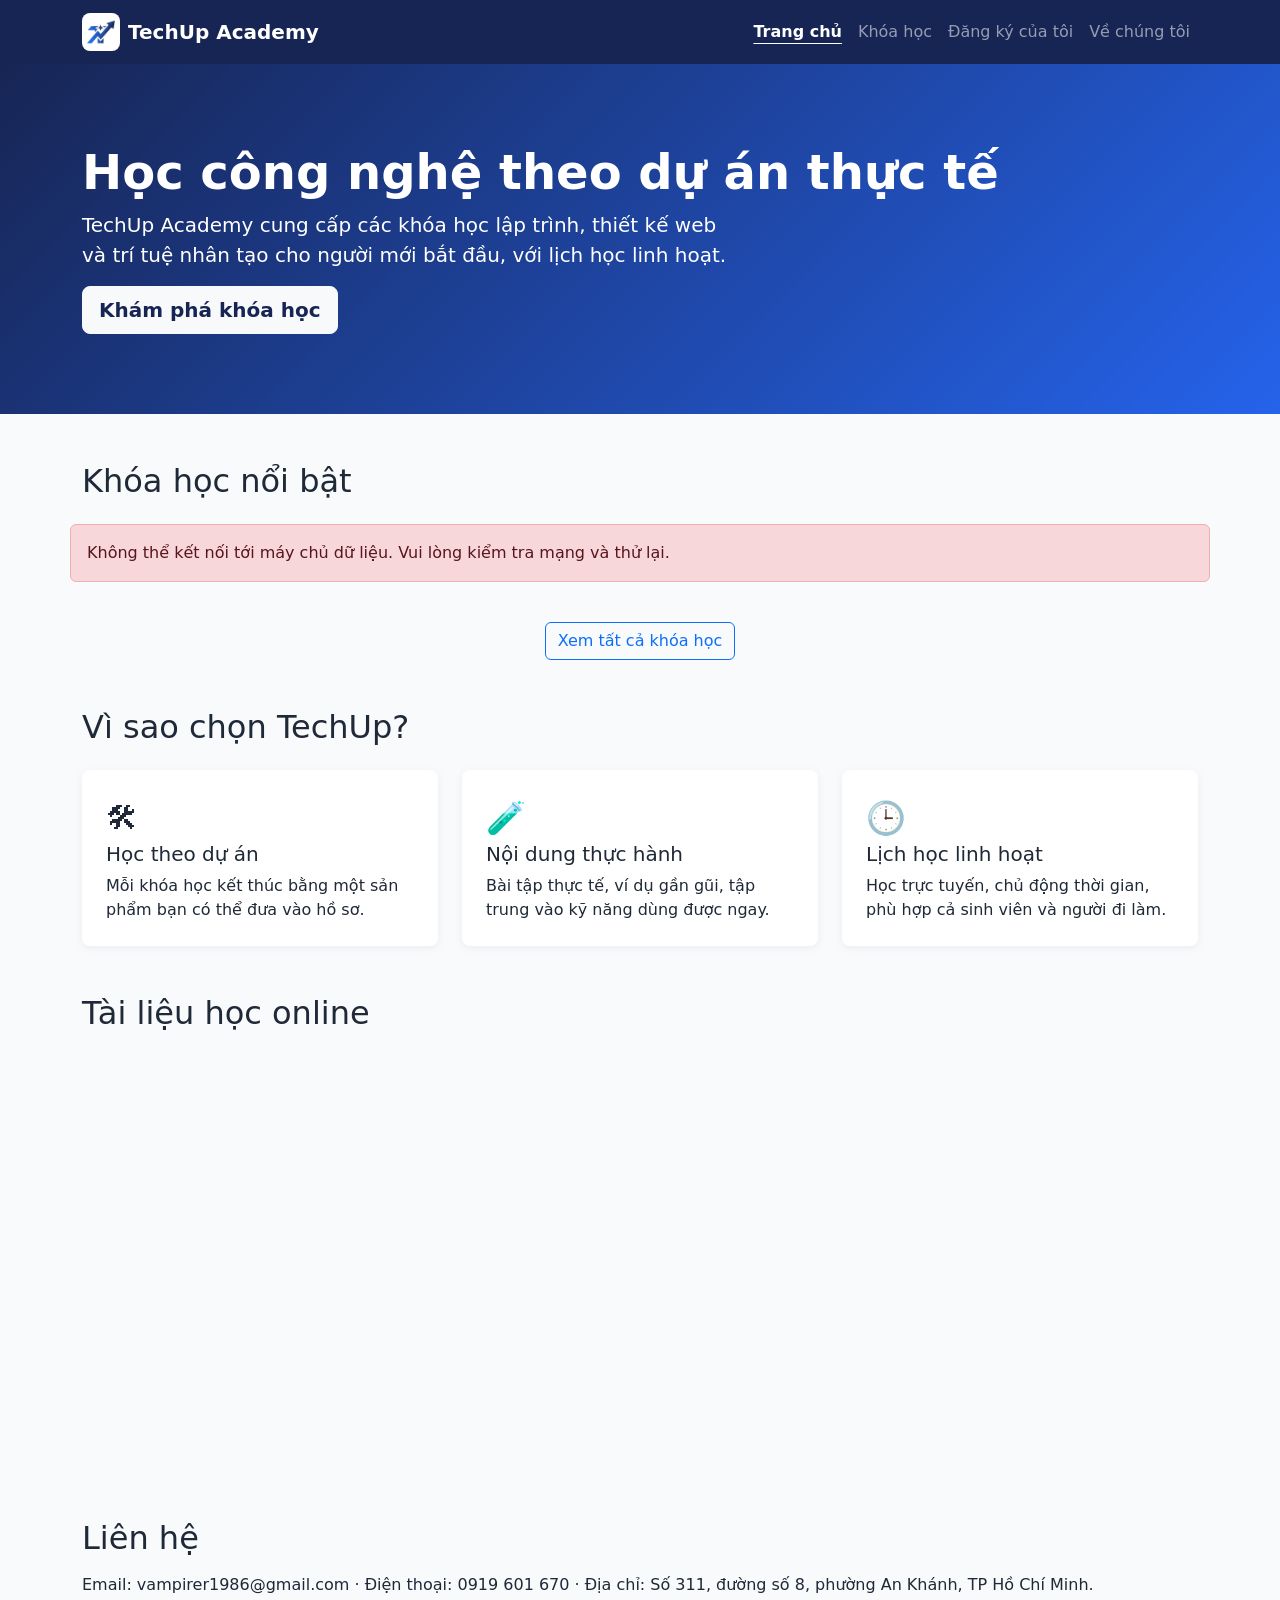
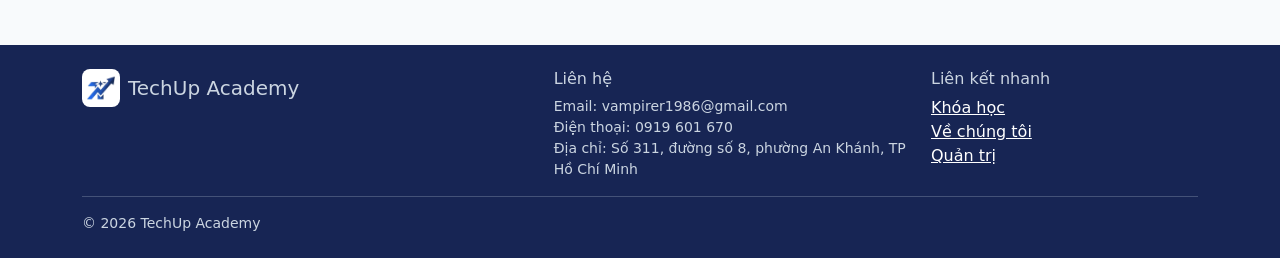
<file: index.html>
<!DOCTYPE html>
<html lang="vi">
<head>
  <meta charset="UTF-8">
  <meta name="viewport" content="width=device-width, initial-scale=1">
  <title>TechUp Academy – Học công nghệ trực tuyến</title>
  <link href="https://cdn.jsdelivr.net/npm/bootstrap@5.3.3/dist/css/bootstrap.min.css" rel="stylesheet">
  <link rel="icon" type="image/png" href="./assets/images/favicon.png">
  <link href="./css/styles.css" rel="stylesheet">
</head>
<body data-page="home">
  <header class="hero">
    <div class="container">
      <h1 class="display-5 fw-bold">Học công nghệ theo dự án thực tế</h1>
      <p class="lead col-lg-7">TechUp Academy cung cấp các khóa học lập trình, thiết kế web và trí tuệ nhân tạo cho người mới bắt đầu, với lịch học linh hoạt.</p>
      <a class="btn btn-light btn-lg" href="./courses.html">Khám phá khóa học</a>
    </div>
  </header>

  <main class="container my-5">
    <section aria-labelledby="h-featured">
      <h2 id="h-featured" class="mb-4">Khóa học nổi bật</h2>
      <div id="featured" class="row g-4"></div>
      <div class="text-center mt-4"><a class="btn btn-outline-primary" href="./courses.html">Xem tất cả khóa học</a></div>
    </section>

    <section class="my-5" aria-labelledby="h-benefit">
      <h2 id="h-benefit" class="mb-4">Vì sao chọn TechUp?</h2>
      <div class="row g-4">
        <div class="col-md-4"><div class="benefit"><div class="icon" aria-hidden="true">🛠</div><h3 class="h5">Học theo dự án</h3><p class="mb-0">Mỗi khóa học kết thúc bằng một sản phẩm bạn có thể đưa vào hồ sơ.</p></div></div>
        <div class="col-md-4"><div class="benefit"><div class="icon" aria-hidden="true">🧪</div><h3 class="h5">Nội dung thực hành</h3><p class="mb-0">Bài tập thực tế, ví dụ gần gũi, tập trung vào kỹ năng dùng được ngay.</p></div></div>
        <div class="col-md-4"><div class="benefit"><div class="icon" aria-hidden="true">🕒</div><h3 class="h5">Lịch học linh hoạt</h3><p class="mb-0">Học trực tuyến, chủ động thời gian, phù hợp cả sinh viên và người đi làm.</p></div></div>
      </div>
    </section>

    <section class="my-5" aria-labelledby="h-video">
      <h2 id="h-video" class="mb-4">Tài liệu học online</h2>
      <div class="row justify-content-center"><div class="col-lg-8">
        <div class="ratio ratio-16x9">
          <iframe src="https://www.youtube-nocookie.com/embed/UB1O30fR-EE" title="Video giới thiệu HTML cơ bản" loading="lazy" allow="accelerometer; encrypted-media; gyroscope; picture-in-picture" allowfullscreen referrerpolicy="strict-origin-when-cross-origin"></iframe>
        </div>
      </div></div>
    </section>

    <section aria-labelledby="h-contact">
      <h2 id="h-contact" class="mb-3">Liên hệ</h2>
      <p>Email: vampirer1986@gmail.com · Điện thoại: 0919 601 670 · Địa chỉ: Số 311, đường số 8, phường An Khánh, TP Hồ Chí Minh.</p>
    </section>
  </main>

  <script src="https://cdn.jsdelivr.net/npm/bootstrap@5.3.3/dist/js/bootstrap.bundle.min.js"></script>
  <script src="./js/config.js"></script>
  <script src="./js/supabase-client.js"></script>
  <script src="./js/courses.js"></script>
  <script src="./js/registrations.js"></script>
  <script src="./js/app.js"></script>
</body>
</html>
</file>
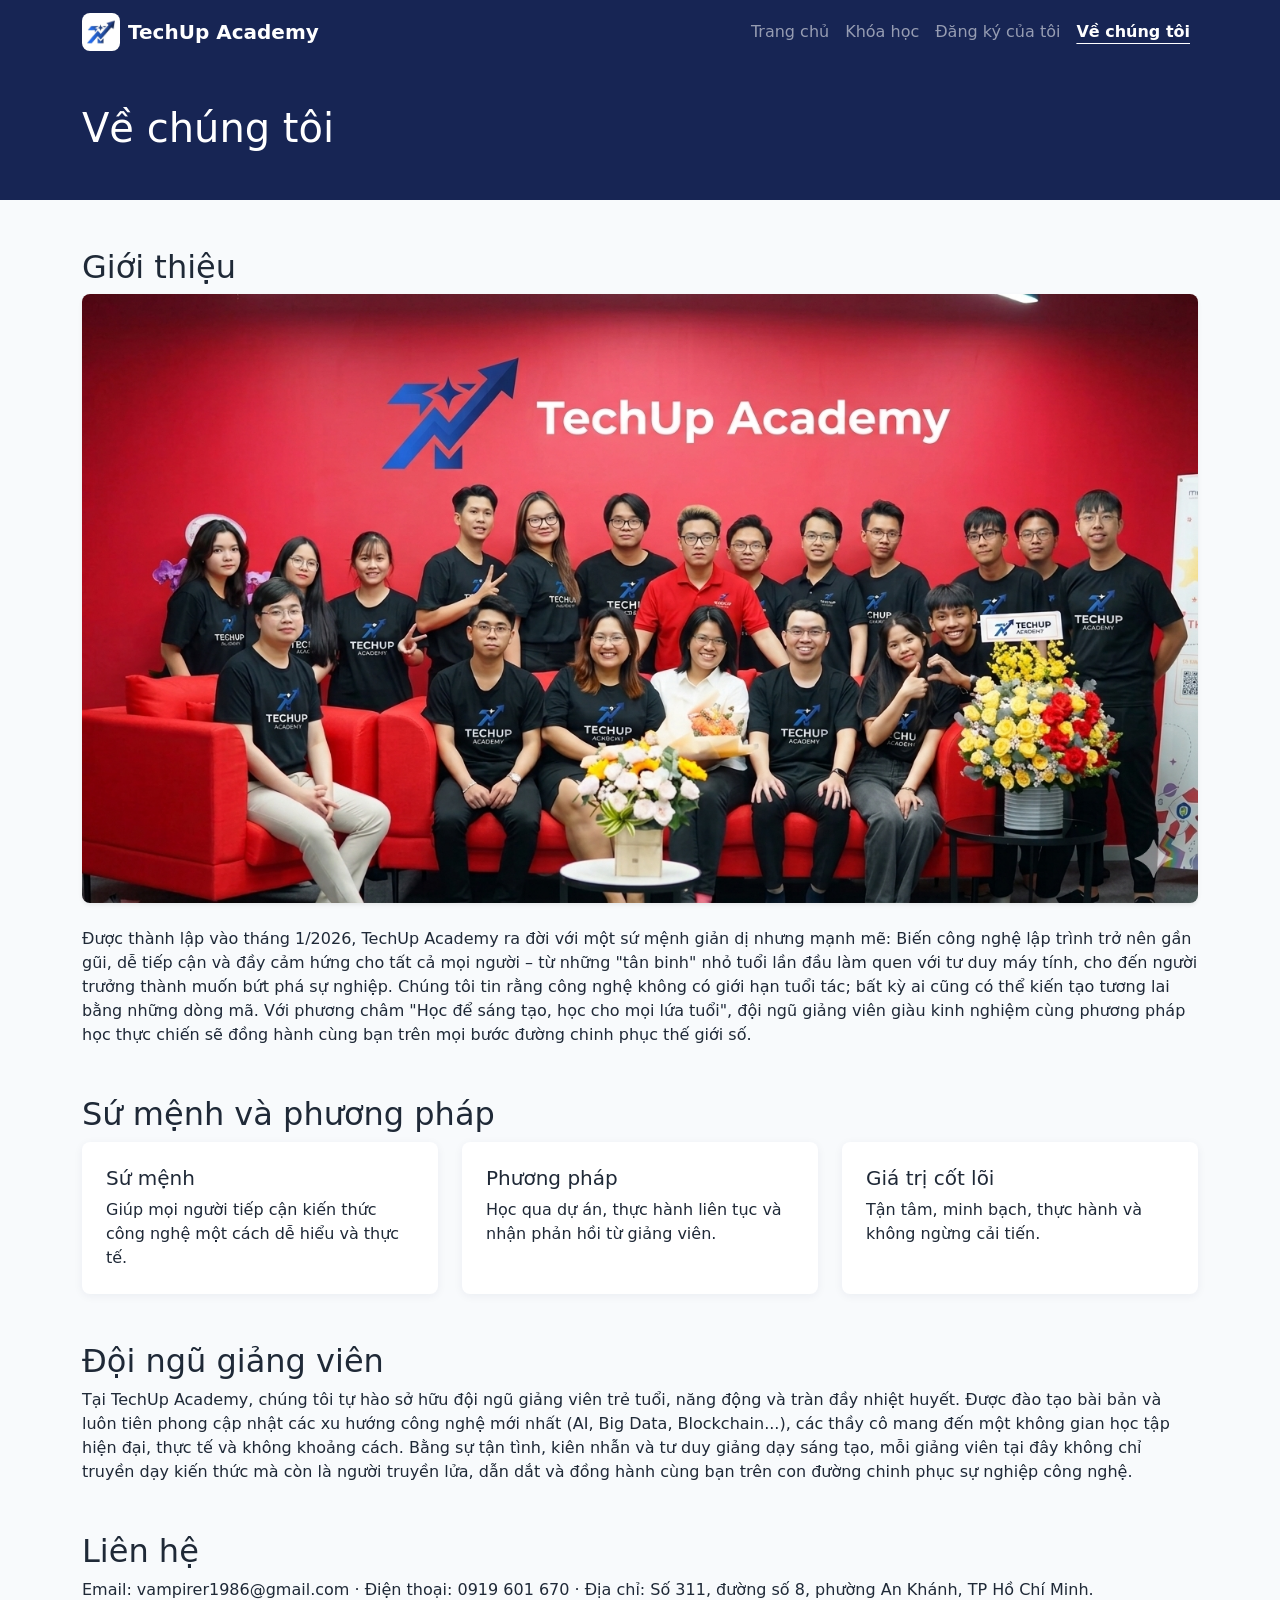
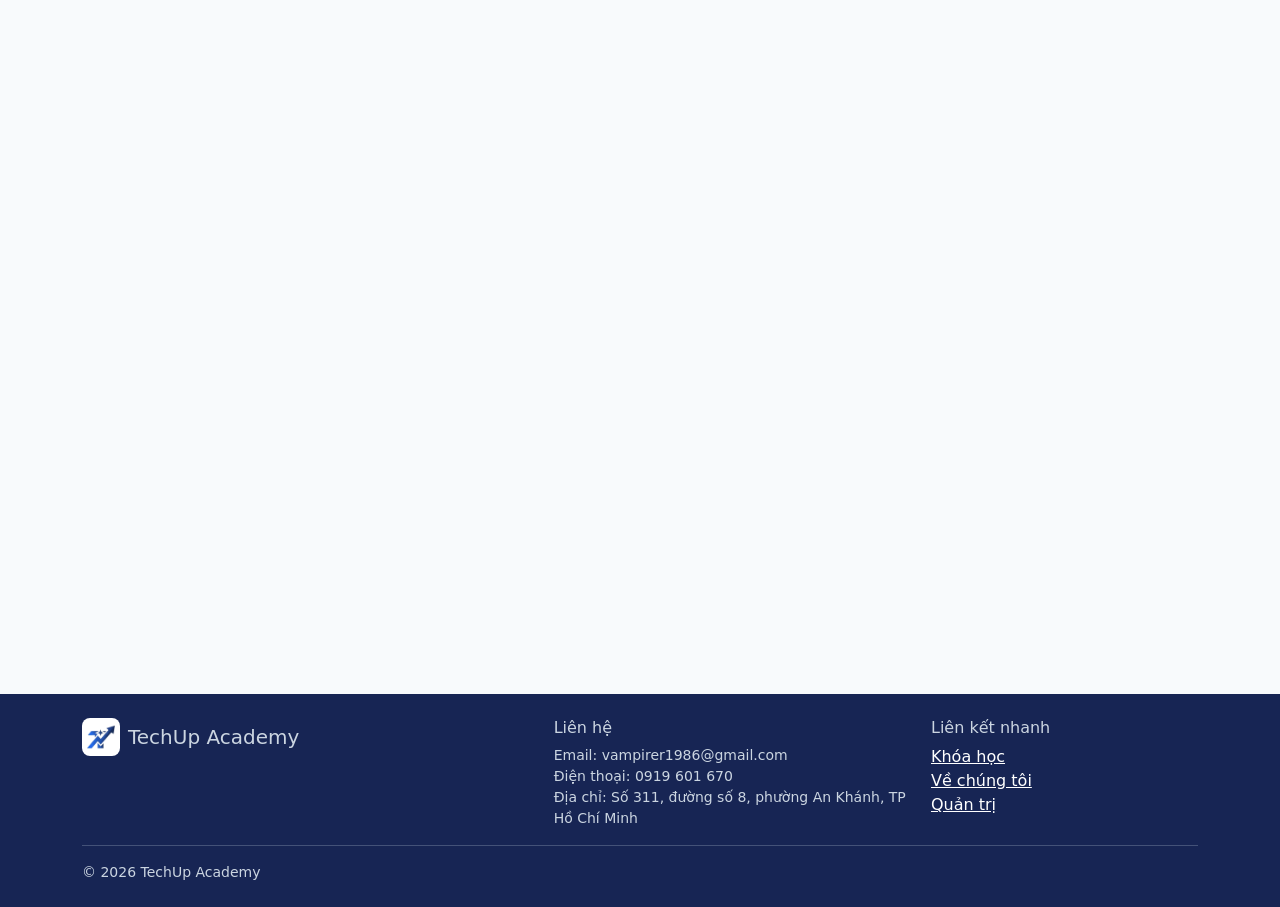
<file: about.html>
<!DOCTYPE html>
<html lang="vi">
<head>
  <meta charset="UTF-8">
  <meta name="viewport" content="width=device-width, initial-scale=1">
  <title>Về chúng tôi – TechUp Academy</title>
  <link href="https://cdn.jsdelivr.net/npm/bootstrap@5.3.3/dist/css/bootstrap.min.css" rel="stylesheet">
  <link rel="icon" type="image/png" href="./assets/images/favicon.png">
  <link href="./css/styles.css" rel="stylesheet">
</head>
<body data-page="about">
  <header class="page-head"><div class="container"><h1>Về chúng tôi</h1></div></header>

  <main class="container my-5">
    <section class="mb-5">
      <h2>Giới thiệu</h2>
      <img src="./assets/images/TechUpAcademy.jpg" alt="Đội ngũ TechUp Academy chụp ảnh chung trước logo thương hiệu" class="img-fluid rounded-3 shadow-sm mb-4" width="1408" height="768" loading="lazy">
      <p>Được thành lập vào tháng 1/2026, TechUp Academy ra đời với một sứ mệnh giản dị nhưng mạnh mẽ: Biến công nghệ lập trình trở nên gần gũi, dễ tiếp cận và đầy cảm hứng cho tất cả mọi người – từ những "tân binh" nhỏ tuổi lần đầu làm quen với tư duy máy tính, cho đến người trưởng thành muốn bứt phá sự nghiệp. Chúng tôi tin rằng công nghệ không có giới hạn tuổi tác; bất kỳ ai cũng có thể kiến tạo tương lai bằng những dòng mã. Với phương châm "Học để sáng tạo, học cho mọi lứa tuổi", đội ngũ giảng viên giàu kinh nghiệm cùng phương pháp học thực chiến sẽ đồng hành cùng bạn trên mọi bước đường chinh phục thế giới số.</p>
    </section>

    <section class="mb-5">
      <h2>Sứ mệnh và phương pháp</h2>
      <div class="row g-4">
        <div class="col-md-4"><div class="benefit"><h3 class="h5">Sứ mệnh</h3><p class="mb-0">Giúp mọi người tiếp cận kiến thức công nghệ một cách dễ hiểu và thực tế.</p></div></div>
        <div class="col-md-4"><div class="benefit"><h3 class="h5">Phương pháp</h3><p class="mb-0">Học qua dự án, thực hành liên tục và nhận phản hồi từ giảng viên.</p></div></div>
        <div class="col-md-4"><div class="benefit"><h3 class="h5">Giá trị cốt lõi</h3><p class="mb-0">Tận tâm, minh bạch, thực hành và không ngừng cải tiến.</p></div></div>
      </div>
    </section>

    <section class="mb-5">
      <h2>Đội ngũ giảng viên</h2>
      <p>Tại TechUp Academy, chúng tôi tự hào sở hữu đội ngũ giảng viên trẻ tuổi, năng động và tràn đầy nhiệt huyết. Được đào tạo bài bản và luôn tiên phong cập nhật các xu hướng công nghệ mới nhất (AI, Big Data, Blockchain...), các thầy cô mang đến một không gian học tập hiện đại, thực tế và không khoảng cách. Bằng sự tận tình, kiên nhẫn và tư duy giảng dạy sáng tạo, mỗi giảng viên tại đây không chỉ truyền dạy kiến thức mà còn là người truyền lửa, dẫn dắt và đồng hành cùng bạn trên con đường chinh phục sự nghiệp công nghệ.</p>
    </section>

    <section>
      <h2>Liên hệ</h2>
      <p>Email: vampirer1986@gmail.com · Điện thoại: 0919 601 670 · Địa chỉ: Số 311, đường số 8, phường An Khánh, TP Hồ Chí Minh.</p>
      <div class="ratio ratio-16x9">
        <iframe src="https://www.google.com/maps?q=311+%C4%91%C6%B0%E1%BB%9Dng+s%E1%BB%91+8,+ph%C6%B0%E1%BB%9Dng+An+Kh%C3%A1nh,+Th%C3%A0nh+ph%E1%BB%91+H%E1%BB%93+Ch%C3%AD+Minh&output=embed" title="Bản đồ vị trí TechUp Academy" loading="lazy" referrerpolicy="no-referrer-when-downgrade"></iframe>
      </div>
    </section>
  </main>

  <script src="https://cdn.jsdelivr.net/npm/bootstrap@5.3.3/dist/js/bootstrap.bundle.min.js"></script>
  <script src="./js/config.js"></script>
  <script src="./js/supabase-client.js"></script>
  <script src="./js/courses.js"></script>
  <script src="./js/registrations.js"></script>
  <script src="./js/app.js"></script>
</body>
</html>
</file>
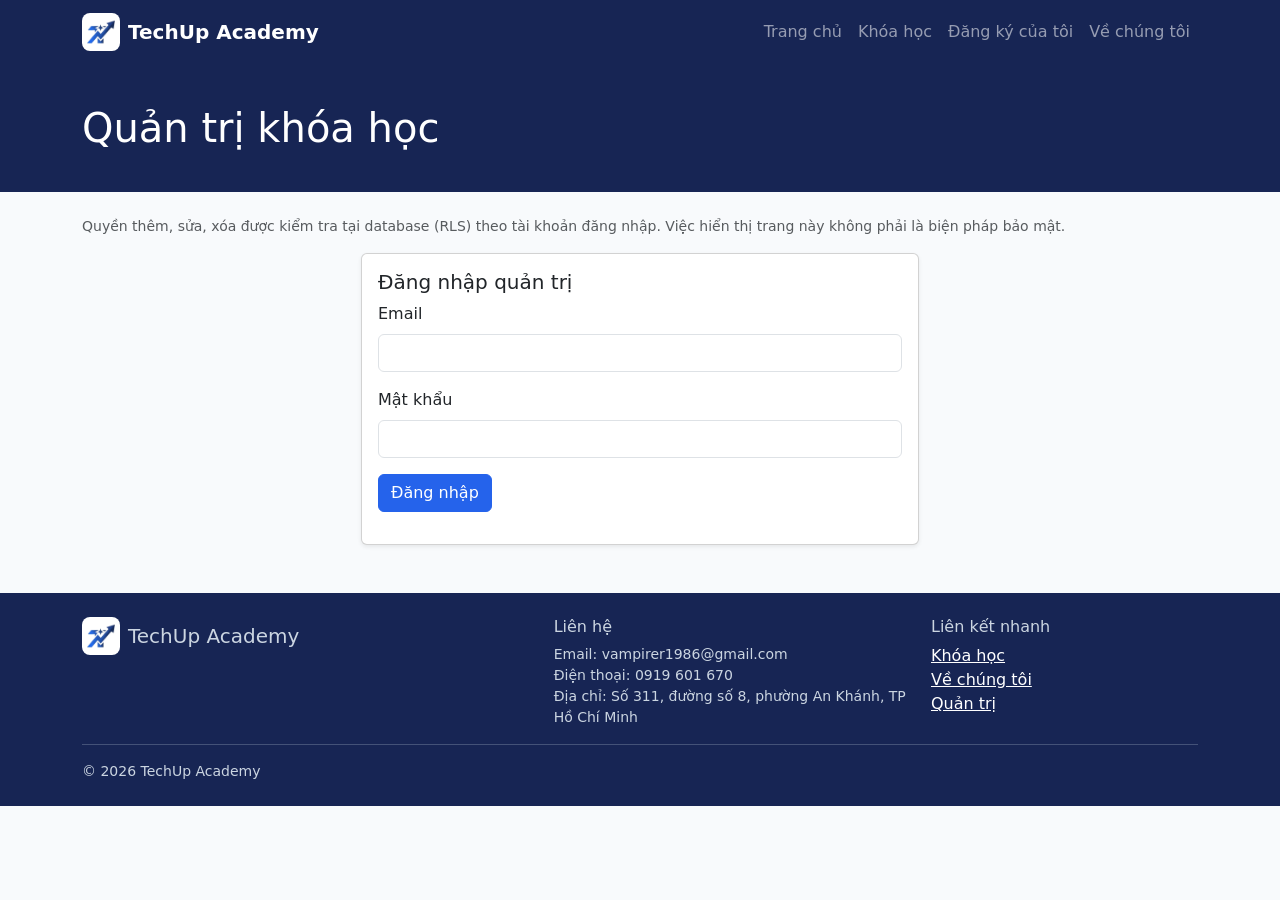
<file: admin.html>
<!DOCTYPE html>
<html lang="vi">
<head>
  <meta charset="UTF-8">
  <meta name="viewport" content="width=device-width, initial-scale=1">
  <meta name="robots" content="noindex">
  <title>Quản trị khóa học – TechUp Academy</title>
  <link href="https://cdn.jsdelivr.net/npm/bootstrap@5.3.3/dist/css/bootstrap.min.css" rel="stylesheet">
  <link rel="icon" type="image/png" href="./assets/images/favicon.png">
  <link href="./css/styles.css" rel="stylesheet">
</head>
<body data-page="admin">
  <header class="page-head"><div class="container d-flex justify-content-between align-items-center flex-wrap gap-2">
    <h1 class="mb-0">Quản trị khóa học</h1>
    <div id="who" class="small"></div>
  </div></header>

  <main class="container my-4">
    <p class="text-muted small">Quyền thêm, sửa, xóa được kiểm tra tại database (RLS) theo tài khoản đăng nhập. Việc hiển thị trang này không phải là biện pháp bảo mật.</p>

    <section id="login-box" class="d-none">
      <div class="card shadow-sm col-md-6 mx-auto"><div class="card-body">
        <h2 class="h5">Đăng nhập quản trị</h2>
        <form id="login-form" novalidate>
          <div class="mb-3"><label class="form-label" for="l-email">Email</label><input class="form-control" id="l-email" type="email" autocomplete="username" required></div>
          <div class="mb-3"><label class="form-label" for="l-pass">Mật khẩu</label><input class="form-control" id="l-pass" type="password" autocomplete="current-password" required></div>
          <button class="btn btn-primary" type="submit">Đăng nhập</button>
        </form>
        <div id="login-msg" class="mt-3" aria-live="polite"></div>
      </div></div>
    </section>

    <section id="panel" class="d-none">
      <div class="d-flex justify-content-between align-items-center mb-3">
        <h2 class="h5 mb-0">Danh sách khóa học</h2>
        <button id="btn-new" class="btn btn-primary btn-sm" type="button">+ Thêm khóa học</button>
      </div>

      <div id="form-wrap" class="card shadow-sm mb-4 d-none"><div class="card-body">
        <h3 class="h5" id="form-title">Thêm khóa học</h3>
        <form id="c-form" novalidate>
          <input type="hidden" id="c-id">
          <div class="row g-3">
            <div class="col-md-8"><label class="form-label" for="c-title">Tên khóa học *</label><input class="form-control" id="c-title" maxlength="150"></div>
            <div class="col-md-4"><label class="form-label" for="c-slug">Slug (để trống sẽ tự tạo)</label><input class="form-control" id="c-slug" maxlength="150"></div>
            <div class="col-md-4"><label class="form-label" for="c-category">Danh mục *</label><input class="form-control" id="c-category" maxlength="50" list="cats"><datalist id="cats"><option value="Web"><option value="Lập trình"><option value="Thiết kế"><option value="AI"></datalist></div>
            <div class="col-md-4"><label class="form-label" for="c-level">Trình độ *</label>
              <select class="form-select" id="c-level"><option value="Beginner">Cơ bản</option><option value="Intermediate">Trung cấp</option><option value="Advanced">Nâng cao</option></select></div>
            <div class="col-md-4"><label class="form-label" for="c-duration">Thời lượng *</label><input class="form-control" id="c-duration" maxlength="50" placeholder="6 tuần"></div>
            <div class="col-md-4"><label class="form-label" for="c-price">Học phí (₫) *</label><input class="form-control" id="c-price" type="number" min="0" step="1000"></div>
            <div class="col-md-8"><label class="form-label" for="c-image">URL ảnh (không bắt buộc)</label><input class="form-control" id="c-image" type="url" placeholder="https://..."></div>
            <div class="col-12"><fieldset class="discount-box">
              <legend class="h6 float-none w-auto px-1 mb-2">Thiết lập giảm giá</legend>
              <div class="form-check form-switch mb-3"><input class="form-check-input" type="checkbox" role="switch" id="c-disc-on"><label class="form-check-label" for="c-disc-on">Bật giảm giá cho khóa học này</label></div>
              <div id="disc-fields" class="row g-3">
                <div class="col-md-6"><label class="form-label" for="c-disc-type">Hình thức giảm giá</label>
                  <select class="form-select" id="c-disc-type"><option value="percentage">Giảm theo phần trăm (%)</option><option value="fixed">Giảm theo số tiền cố định (VNĐ)</option></select></div>
                <div class="col-md-6"><label class="form-label" for="c-disc-value" id="disc-value-label">Phần trăm giảm (%)</label>
                  <input class="form-control" id="c-disc-value" type="number" min="0" step="any" inputmode="decimal"></div>
                <div class="col-12"><div class="small text-muted mb-1">Xem trước giá hiển thị cho học viên:</div><div id="disc-preview" aria-live="polite"></div>
                  <div id="disc-err" class="text-danger small mt-1" aria-live="polite"></div></div>
              </div>
            </fieldset></div>
            <div class="col-12"><label class="form-label" for="c-desc">Mô tả ngắn *</label><textarea class="form-control" id="c-desc" rows="2" maxlength="300"></textarea></div>
            <div class="col-12"><label class="form-label" for="c-full">Nội dung chi tiết (mỗi mục nội dung bắt đầu bằng "- ")</label><textarea class="form-control" id="c-full" rows="5"></textarea></div>
            <div class="col-12"><div class="form-check"><input class="form-check-input" type="checkbox" id="c-featured"><label class="form-check-label" for="c-featured">Khóa học nổi bật</label></div></div>
          </div>
          <div id="form-err" class="text-danger small mt-3" aria-live="polite"></div>
          <div class="mt-3"><button class="btn btn-primary me-2" type="submit">Lưu</button><button class="btn btn-light" type="button" id="btn-cancel">Đóng</button></div>
        </form>
      </div></div>

      <div id="table-box"></div>
    </section>
  </main>

  <script src="https://cdn.jsdelivr.net/npm/bootstrap@5.3.3/dist/js/bootstrap.bundle.min.js"></script>
  <script src="./js/config.js"></script>
  <script src="./js/supabase-client.js"></script>
  <script src="./js/auth.js"></script>
  <script src="./js/courses.js"></script>
  <script src="./js/registrations.js"></script>
  <script src="./js/app.js"></script>
  <script src="./js/admin.js"></script>
</body>
</html>
</file>
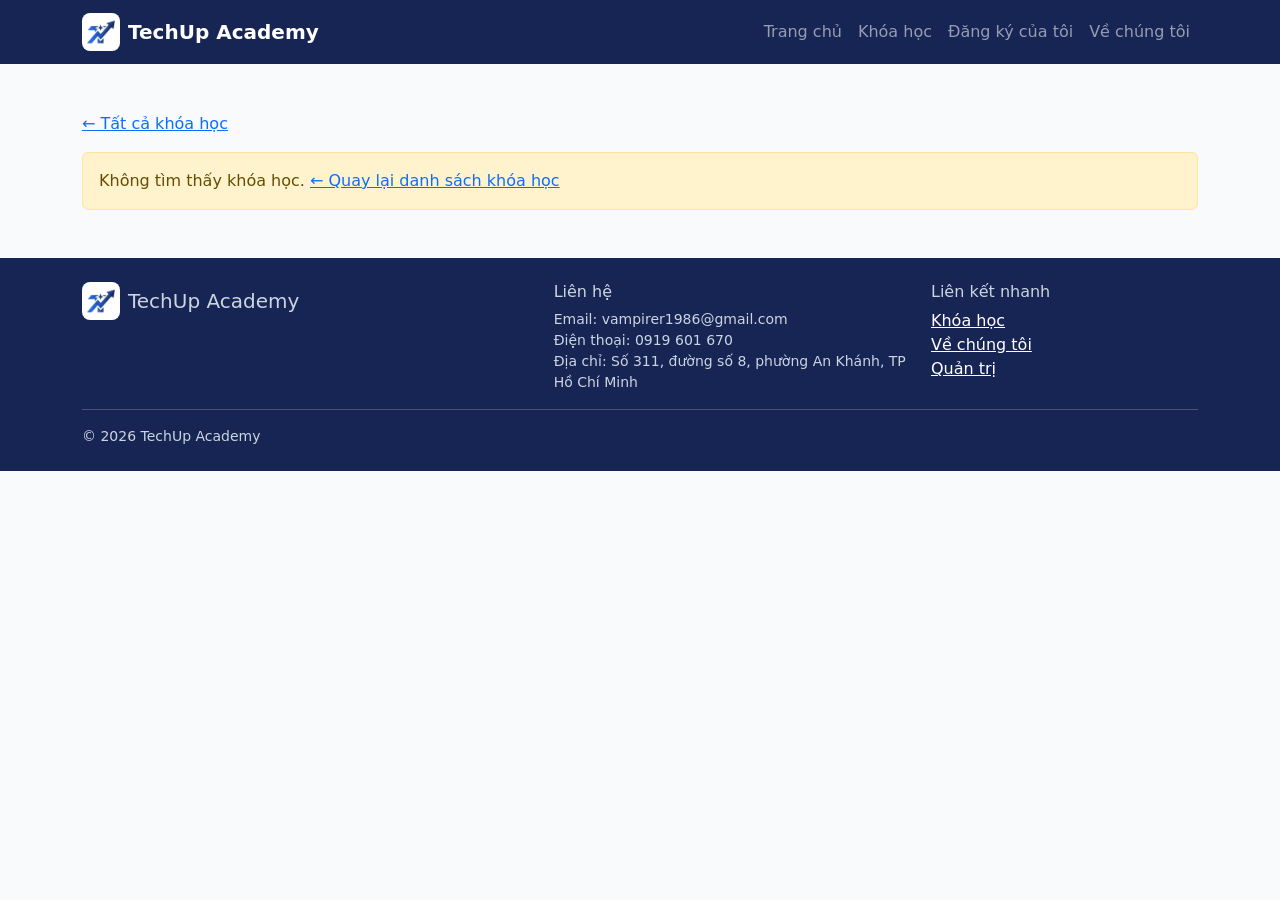
<file: course-detail.html>
<!DOCTYPE html>
<html lang="vi">
<head>
  <meta charset="UTF-8">
  <meta name="viewport" content="width=device-width, initial-scale=1">
  <title>Chi tiết khóa học – TechUp Academy</title>
  <link href="https://cdn.jsdelivr.net/npm/bootstrap@5.3.3/dist/css/bootstrap.min.css" rel="stylesheet">
  <link rel="icon" type="image/png" href="./assets/images/favicon.png">
  <link href="./css/styles.css" rel="stylesheet">
</head>
<body data-page="detail">
  <main class="container my-5">
    <nav aria-label="breadcrumb"><a href="./courses.html">← Tất cả khóa học</a></nav>
    <div id="detail" class="mt-3"></div>

    <section id="reg-section" class="d-none mt-5">
      <div class="card shadow-sm" id="dang-ky"><div class="card-body">
        <h2 class="h4">Đăng ký khóa học</h2>
        <form id="reg-form" novalidate>
          <div class="mb-3"><label class="form-label" for="course">Khóa học *</label><select class="form-select" id="course" name="course" required></select><div class="invalid-feedback" id="err-course"></div></div>
          <div class="mb-3"><label class="form-label" for="name">Họ tên *</label><input class="form-control" id="name" name="name" autocomplete="name" required><div class="invalid-feedback" id="err-name"></div></div>
          <div class="mb-3"><label class="form-label" for="email">Email *</label><input class="form-control" id="email" name="email" type="email" autocomplete="email" required><div class="invalid-feedback" id="err-email"></div></div>
          <div class="mb-3"><label class="form-label" for="phone">Số điện thoại (không bắt buộc)</label><input class="form-control" id="phone" name="phone" type="tel" autocomplete="tel"><div class="invalid-feedback" id="err-phone"></div></div>
          <button class="btn btn-primary" type="submit">Gửi đăng ký</button>
        </form>
        <div id="reg-result" class="mt-3" aria-live="polite"></div>
      </div></div>
    </section>
  </main>
  <script src="https://cdn.jsdelivr.net/npm/bootstrap@5.3.3/dist/js/bootstrap.bundle.min.js"></script>
  <script src="./js/config.js"></script>
  <script src="./js/supabase-client.js"></script>
  <script src="./js/courses.js"></script>
  <script src="./js/registrations.js"></script>
  <script src="./js/app.js"></script>
</body>
</html>
</file>
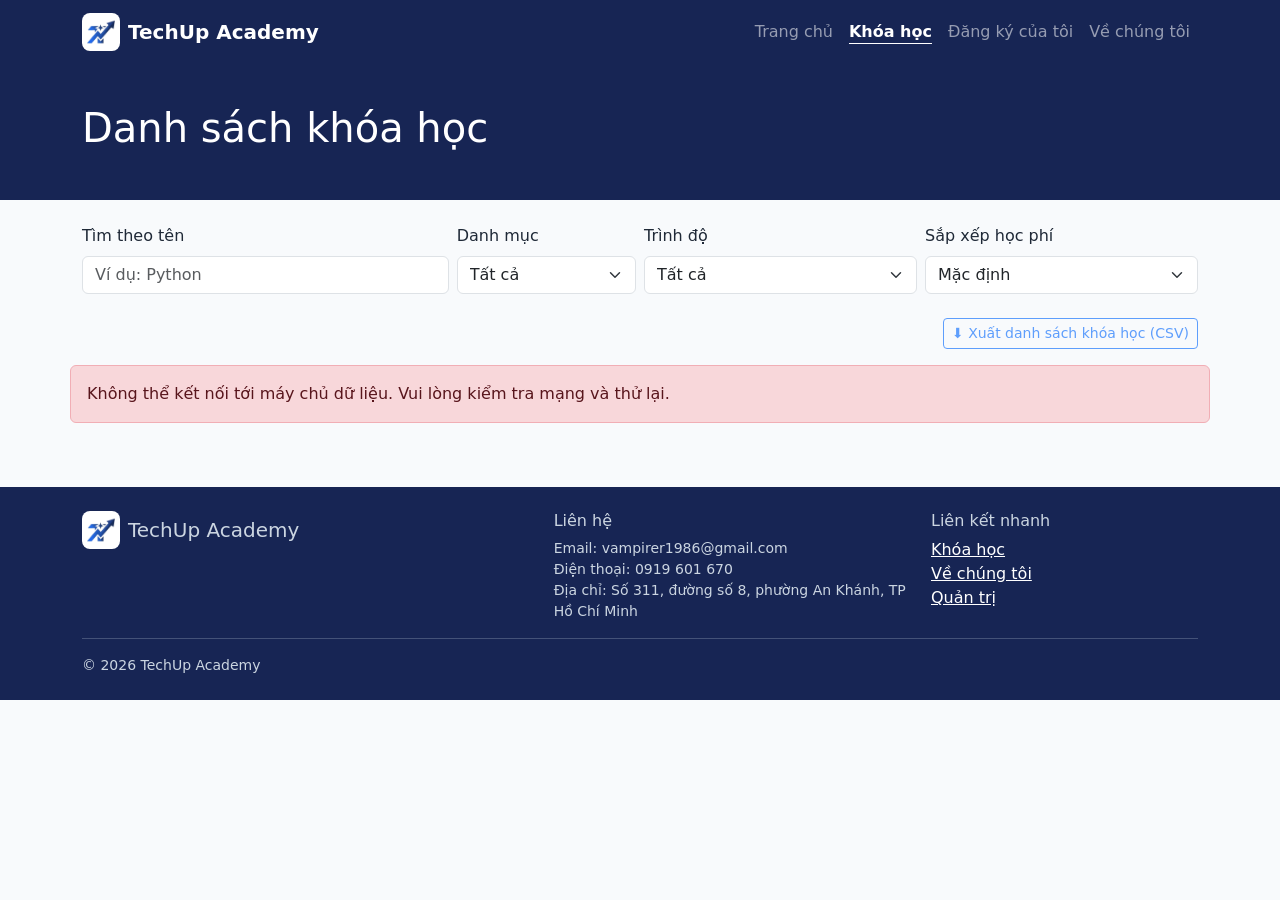
<file: courses.html>
<!DOCTYPE html>
<html lang="vi">
<head>
  <meta charset="UTF-8">
  <meta name="viewport" content="width=device-width, initial-scale=1">
  <title>Khóa học – TechUp Academy</title>
  <link href="https://cdn.jsdelivr.net/npm/bootstrap@5.3.3/dist/css/bootstrap.min.css" rel="stylesheet">
  <link rel="icon" type="image/png" href="./assets/images/favicon.png">
  <link href="./css/styles.css" rel="stylesheet">
</head>
<body data-page="courses">
  <header class="page-head"><div class="container"><h1>Danh sách khóa học</h1></div></header>
  <main class="container my-4">
    <form class="row g-2 mb-4" onsubmit="return false">
      <div class="col-md-4"><label class="form-label" for="q">Tìm theo tên</label><input id="q" class="form-control" type="search" placeholder="Ví dụ: Python"></div>
      <div class="col-6 col-md-2"><label class="form-label" for="cat">Danh mục</label><select id="cat" class="form-select"><option value="">Tất cả</option></select></div>
      <div class="col-6 col-md-3"><label class="form-label" for="lv">Trình độ</label>
        <select id="lv" class="form-select"><option value="">Tất cả</option><option value="Beginner">Cơ bản</option><option value="Intermediate">Trung cấp</option><option value="Advanced">Nâng cao</option></select></div>
      <div class="col-md-3"><label class="form-label" for="sort">Sắp xếp học phí</label>
        <select id="sort" class="form-select"><option value="">Mặc định</option><option value="asc">Thấp → cao</option><option value="desc">Cao → thấp</option></select></div>
    </form>
    <div class="d-flex justify-content-end mb-3">
      <button id="export-csv" type="button" class="btn btn-outline-primary btn-sm" disabled>⬇ Xuất danh sách khóa học (CSV)</button>
    </div>
    <div id="grid" class="row g-4"></div>
  </main>
  <script src="https://cdn.jsdelivr.net/npm/bootstrap@5.3.3/dist/js/bootstrap.bundle.min.js"></script>
  <script src="./js/config.js"></script>
  <script src="./js/supabase-client.js"></script>
  <script src="./js/courses.js"></script>
  <script src="./js/registrations.js"></script>
  <script src="./js/app.js"></script>
</body>
</html>
</file>
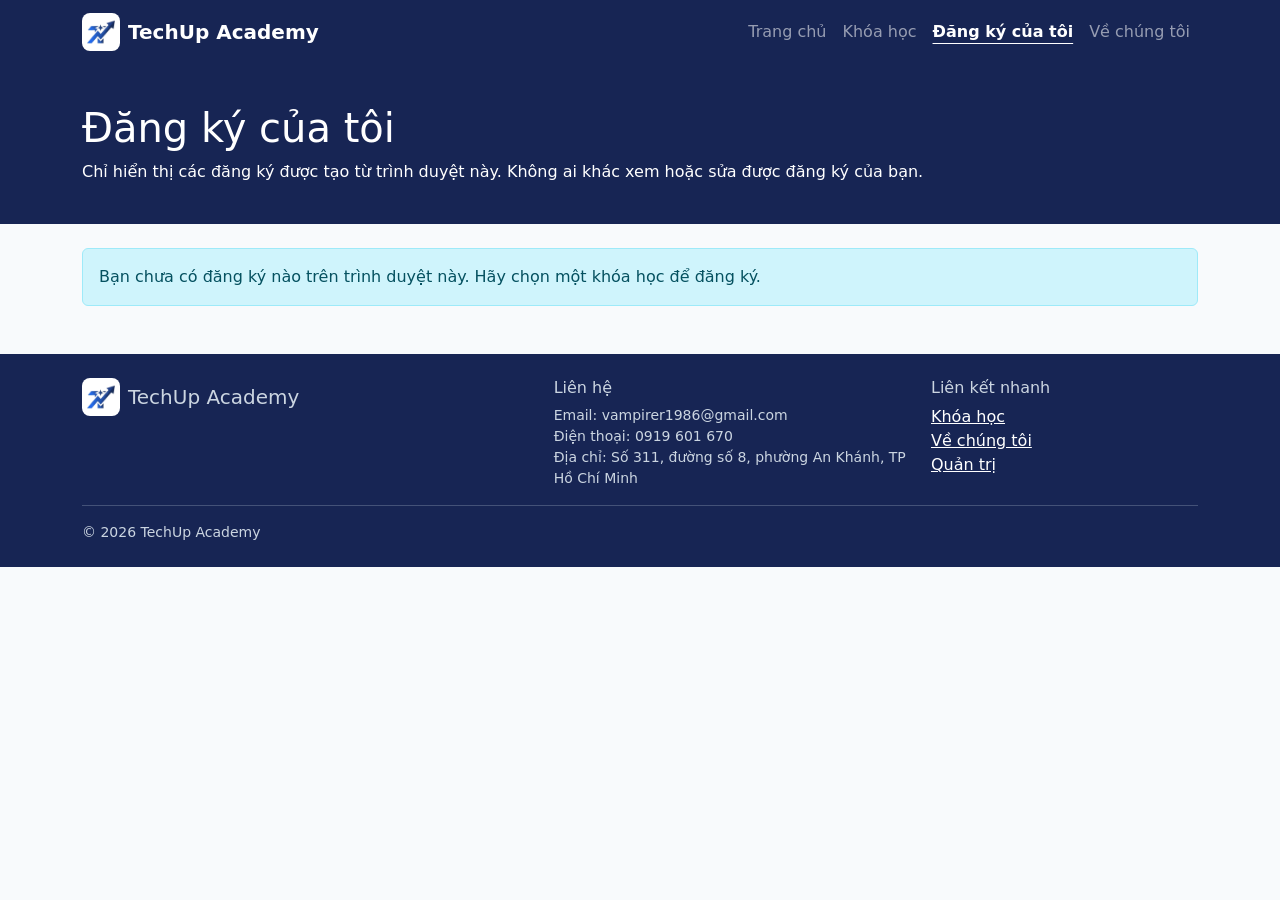
<file: my-registrations.html>
<!DOCTYPE html>
<html lang="vi">
<head>
  <meta charset="UTF-8">
  <meta name="viewport" content="width=device-width, initial-scale=1">
  <title>Đăng ký của tôi – TechUp Academy</title>
  <link href="https://cdn.jsdelivr.net/npm/bootstrap@5.3.3/dist/css/bootstrap.min.css" rel="stylesheet">
  <link rel="icon" type="image/png" href="./assets/images/favicon.png">
  <link href="./css/styles.css" rel="stylesheet">
</head>
<body data-page="mine">
  <header class="page-head"><div class="container"><h1>Đăng ký của tôi</h1>
    <p class="mb-0">Chỉ hiển thị các đăng ký được tạo từ trình duyệt này. Không ai khác xem hoặc sửa được đăng ký của bạn.</p></div></header>
  <main class="container my-4"><div id="list"></div></main>
  <script src="https://cdn.jsdelivr.net/npm/bootstrap@5.3.3/dist/js/bootstrap.bundle.min.js"></script>
  <script src="./js/config.js"></script>
  <script src="./js/supabase-client.js"></script>
  <script src="./js/courses.js"></script>
  <script src="./js/registrations.js"></script>
  <script src="./js/app.js"></script>
</body>
</html>
</file>
<file: css/styles.css>
:root { --blue: #2563EB; --navy: #172554; --bg: #F8FAFC; --text: #1F2937; }
body { background: var(--bg); color: var(--text); font-family: "Segoe UI", system-ui, -apple-system, sans-serif; }
.navbar { background: var(--navy); }
.navbar .nav-link.active { font-weight: 600; text-decoration: underline; text-underline-offset: 6px; }
.btn-primary { --bs-btn-bg: var(--blue); --bs-btn-border-color: var(--blue); --bs-btn-hover-bg: #1d4ed8; --bs-btn-hover-border-color: #1d4ed8; }
.text-primary { color: var(--blue) !important; }
.text-bg-primary { background-color: var(--blue) !important; }
a:focus-visible, button:focus-visible, .form-control:focus, .form-select:focus { outline: 3px solid #93c5fd; outline-offset: 2px; }
.hero { background: linear-gradient(135deg, var(--navy), var(--blue)); color: #fff; padding: 5rem 0; }
.hero .btn-light { color: var(--navy); font-weight: 600; }
.page-head { background: var(--navy); color: #fff; padding: 2.5rem 0; }
.course-card { border: 0; box-shadow: 0 2px 10px rgba(23, 37, 84, .08); transition: transform .15s; }
.course-card:hover { transform: translateY(-3px); }
.course-thumb { height: 120px; display: flex; align-items: center; justify-content: center; font-size: 3rem; background: linear-gradient(135deg, #dbeafe, #bfdbfe); border-radius: .375rem .375rem 0 0; }
.course-hero { height: 220px; display: flex; align-items: center; justify-content: center; font-size: 5rem; background: linear-gradient(135deg, #dbeafe, #93c5fd); border-radius: .5rem; }
.course-thumb, .course-hero { overflow: hidden; }
.course-thumb img, .course-hero img { width: 100%; height: 100%; object-fit: cover; }
.benefit { background: #fff; border-radius: .5rem; padding: 1.5rem; height: 100%; box-shadow: 0 2px 10px rgba(23, 37, 84, .06); }
.benefit .icon { font-size: 2rem; }
.site-footer { background: var(--navy); color: #cbd5e1; }
.site-footer a { color: #fff; }
.toast-container { z-index: 2000; }
.ratio iframe { border: 0; }
@media (max-width: 576px) { .hero { padding: 3rem 0; } }
.logo-badge { display: inline-flex; align-items: center; justify-content: center; width: 38px; height: 38px; background: #fff; border-radius: 8px; }
.logo-badge img { object-fit: contain; }
.price-final { color: #dc2626; font-weight: 700; }
.price-old { text-decoration: line-through; }
.price-badge { background: #fee2e2; color: #b91c1c; font-weight: 600; white-space: normal; text-align: left; }
.price-box { min-width: 0; }
.discount-box { border: 1px solid #dbeafe; background: #f8fbff; border-radius: .5rem; padding: 1rem; }
</file>
